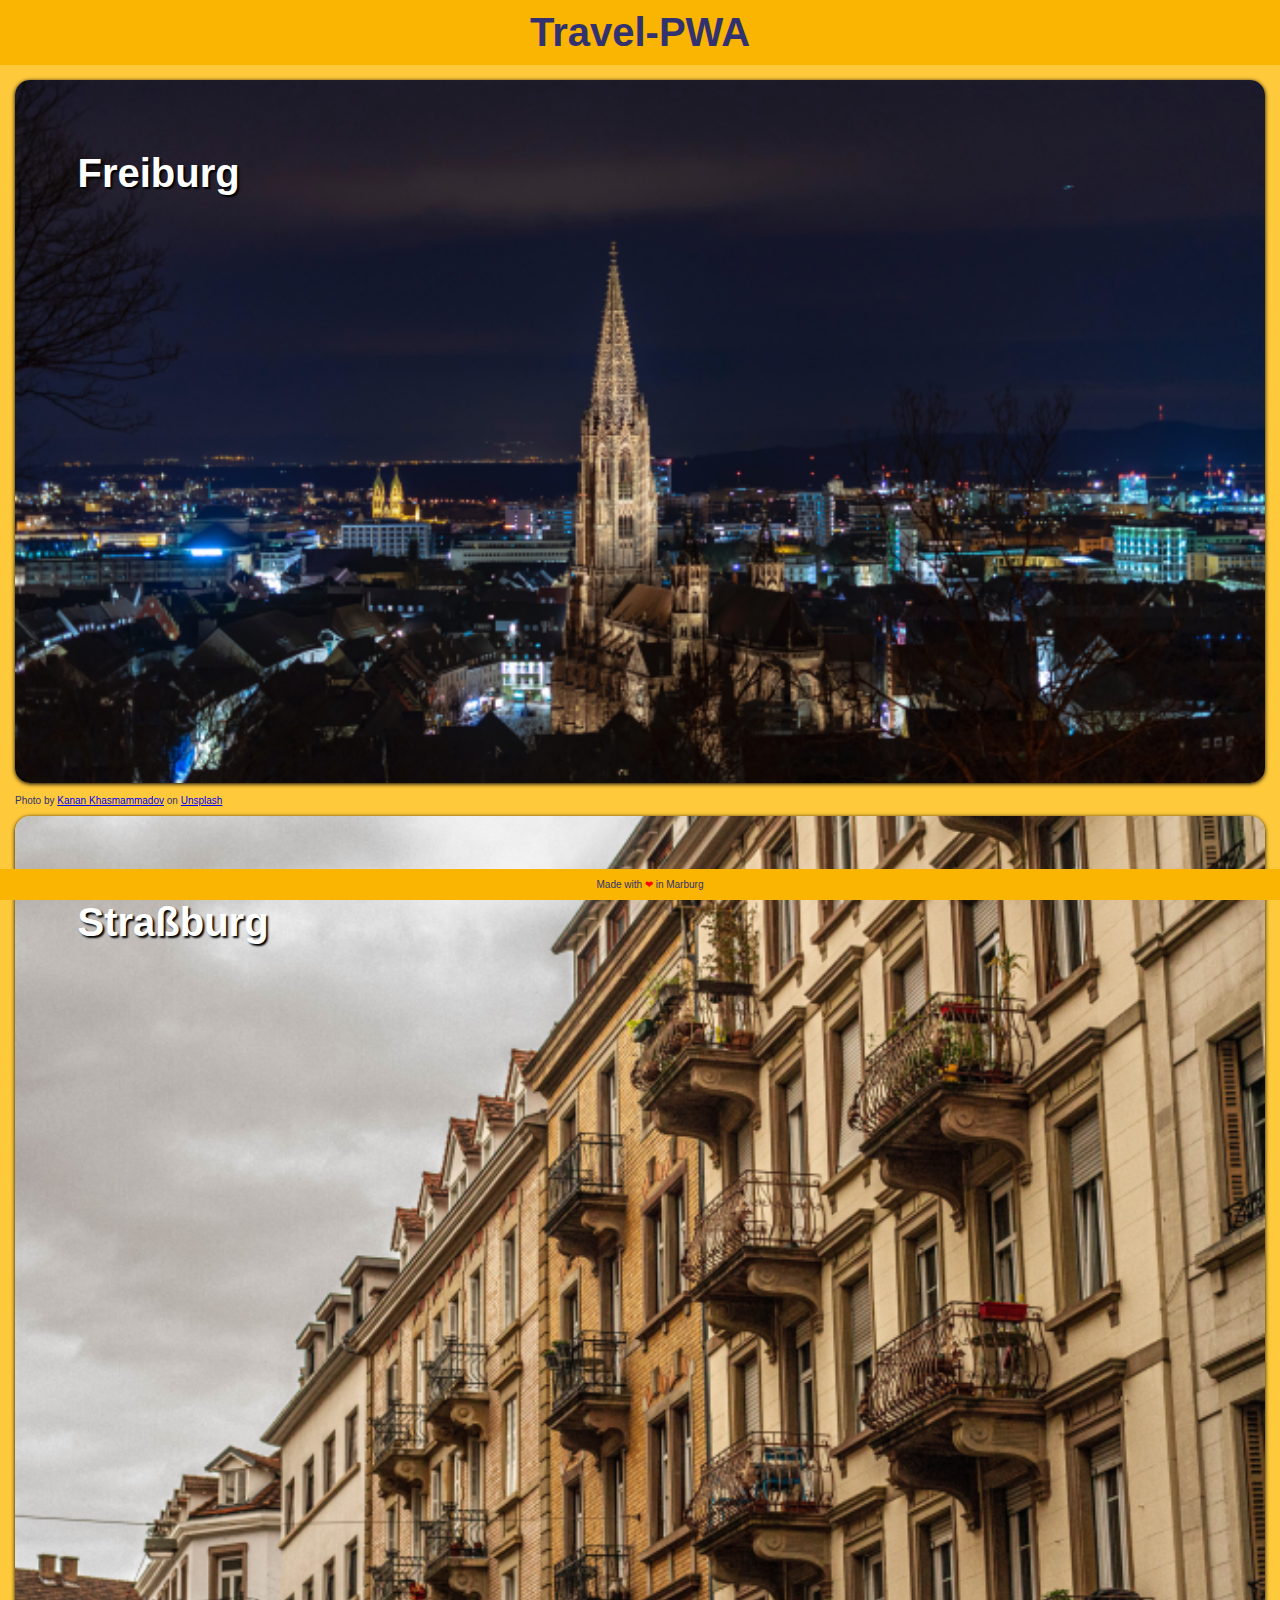
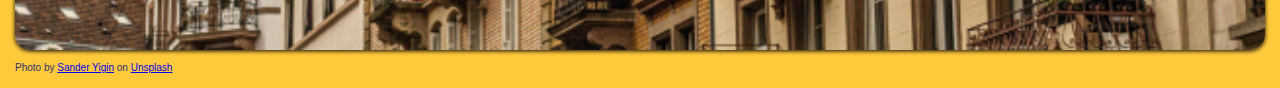
<file: index.html>
<!DOCTYPE html>
<html lang="en">
<head>
    <meta charset="UTF-8">
    <meta http-equiv="X-UA-Compatible" content="IE=edge">
    <meta name="viewport" content="width=device-width, initial-scale=1.0">
    <title>Travel</title>
    <link rel="stylesheet" href="style.css">
    <link rel="manifest" href="manifest.json">
    <script src="app.js"></script>
</head>
<body>
    <header>
        <h1>Travel-PWA</h1>
    </header>
    <main>
        <a class="menue" href="frei.html">
            <img class="menue__img" src="image/freiburg-small.png" alt="">
            <h2 class="menue__txt">Freiburg</h2>
        </a>
        <p class="pic__source">
Photo by <a
    href="https://unsplash.com/@knnslens?utm_source=unsplash&utm_medium=referral&utm_content=creditCopyText">Kanan
    Khasmammadov</a> on <a
    href="https://unsplash.com/s/photos/freiburg?utm_source=unsplash&utm_medium=referral&utm_content=creditCopyText">Unsplash</a>
        </p>
        
        <a class="menue" href="str.html">
            <img class="menue__img" src="image/straßbourg-small.png" alt="">
            <h2 class="menue__txt">Straßburg</h2>
        </a>
        <p class="pic__source">
Photo by <a
    href="https://unsplash.com/@sanderyigin?utm_source=unsplash&utm_medium=referral&utm_content=creditCopyText">Sander
    Yigin</a> on <a
    href="https://unsplash.com/s/photos/stra%C3%9Fburg?utm_source=unsplash&utm_medium=referral&utm_content=creditCopyText">Unsplash</a>
        </p>
        
    </main>
    <footer>
        <p>Made with <span class="heart">&#x2764;</span> in Marburg</p>
    </footer>

</body>
</html>
</file>
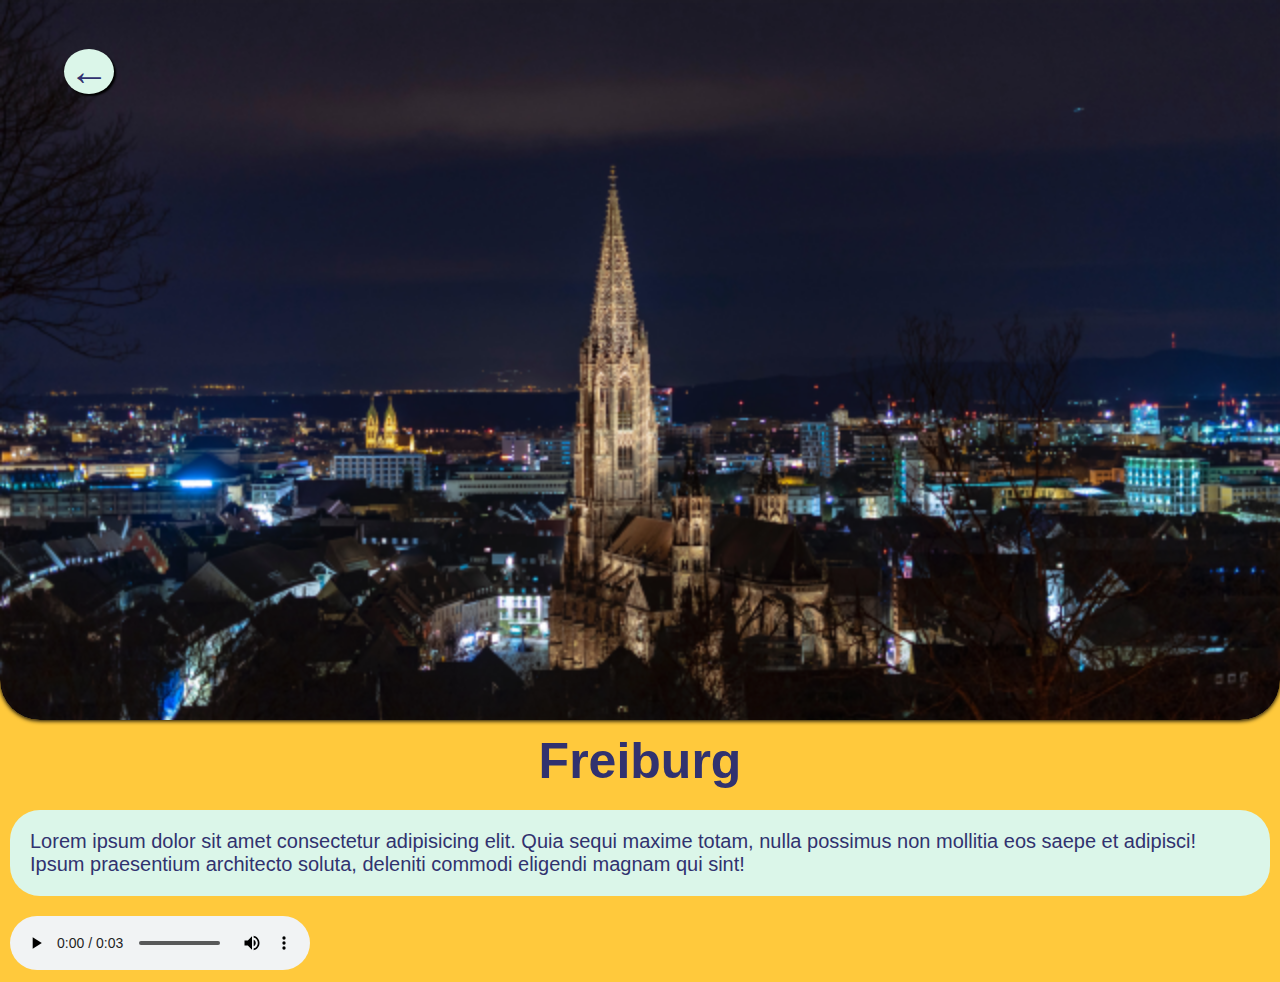
<file: frei.html>
<!DOCTYPE html>
<html lang="en">

<head>
    <meta charset="UTF-8">
    <meta http-equiv="X-UA-Compatible" content="IE=edge">
    <meta name="viewport" content="width=device-width, initial-scale=1.0">
    <title>Freiburg</title>
    <link rel="stylesheet" href="style.css">
    <link rel="manifest" href="manifest.json">
</head>

<body>
    <div class="city">
        <a href="index.html">
            <span class="city__back">&#8592;</span>
        </a>
        <img src="image/freiburg-small.png" class="city__img">
        <h1 class="city__head">Freiburg</h1>
        <div class="city__content">
            <p class="city__content--txt">Lorem ipsum dolor sit amet consectetur adipisicing elit. Quia sequi maxime
                totam,
                nulla possimus non mollitia eos saepe et adipisci! Ipsum praesentium architecto soluta, deleniti commodi
                eligendi magnam qui sint!</p>
        </div>
        <audio class="audio" controls>
            <source src="./leopard7.mp3" type="audio/mpeg">
        </audio>
    </div>

</body>

</html>
</file>
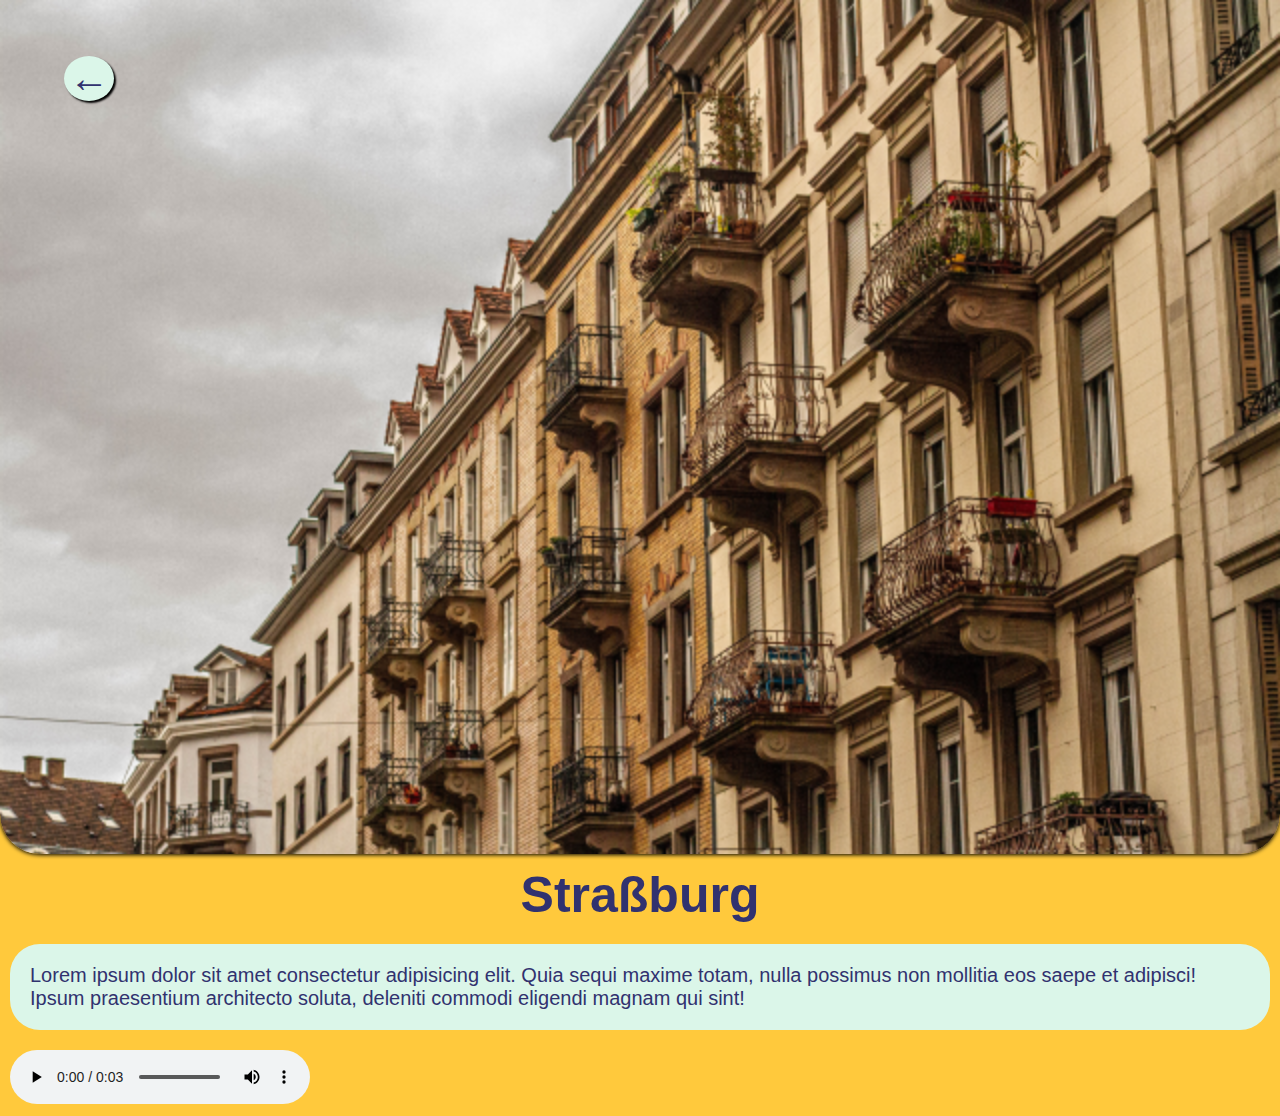
<file: str.html>
<!DOCTYPE html>
<html lang="en">
<head>
    <meta charset="UTF-8">
    <meta http-equiv="X-UA-Compatible" content="IE=edge">
    <meta name="viewport" content="width=device-width, initial-scale=1.0">
    <title>Straßburg</title>
    <link rel="stylesheet" href="style.css">
    <link rel="manifest" href="manifest.json">
</head>
<body>
    <div class="city">
        <a href="index.html">
            <span class="city__back">&#8592;</span>
        </a>
        <img src="image/straßbourg-small.png" class="city__img">
        <h1 class="city__head">Straßburg</h1>
        <div class="city__content">
            <p class="city__content--txt">Lorem ipsum dolor sit amet consectetur adipisicing elit. Quia sequi maxime totam,
                nulla possimus non mollitia eos saepe et adipisci! Ipsum praesentium architecto soluta, deleniti commodi
                eligendi magnam qui sint!</p>
        </div>
        <audio class="audio" controls>
            <source src="./leopard7.mp3" type="audio/mpeg">
        </audio>
    </div>

</body>
</html>
</file>
<file: style.css>
* {
  padding: 0;
  margin: 0; }

html {
  font-size: 62.5%;
  background-color: #ffc93c;
  font-family: Arial, Helvetica, sans-serif; }

header {
  padding: 1rem;
  font-size: 2rem;
  color: #31326f;
  text-align: center;
  background-color: #fab402; }

main {
  padding: 0.5rem; }

.menue {
  position: relative;
  display: block;
  border-radius: 15px;
  margin: 1rem; }
  .menue__img {
    width: 100%;
    border-radius: 15px;
    box-shadow: 0rem 0.1rem 0.4rem black; }
  .menue__txt {
    position: absolute;
    top: 10%;
    left: 5%;
    font-size: 4rem;
    color: white;
    text-shadow: 2px 2px 2px black; }

.city {
  position: relative; }
  .city__back {
    padding: 0rem 0.5rem;
    border-radius: 50%;
    box-shadow: 2px 2px 2px black;
    background-color: #dbf6e9;
    position: absolute;
    left: 5%;
    top: 5%;
    font-size: 4rem;
    font-weight: bolder;
    color: #31326f; }
  .city__img {
    width: 100%;
    border-radius: 0 0 40px 40px;
    box-shadow: 0rem 0.1rem 0.4rem black; }
  .city__head {
    text-align: center;
    font-size: 5rem;
    padding: 1rem;
    color: #31326f; }
  .city__content {
    border-radius: 30px;
    background-color: #dbf6e9;
    margin: 1rem;
    padding: 2rem;
    color: #31326f;
    font-size: 2rem; }

footer {
  position: fixed;
  bottom: 0;
  width: 100%;
  padding: 1rem;
  font-size: 1rem;
  text-align: center;
  color: #31326f;
  background-color: #fab402; }

.heart {
  color: red; }

.audio {
  margin: 1rem; }

.pic__source {
  margin: 1rem;
  font-size: 1rem;
  color: #31326f; }
</file>
